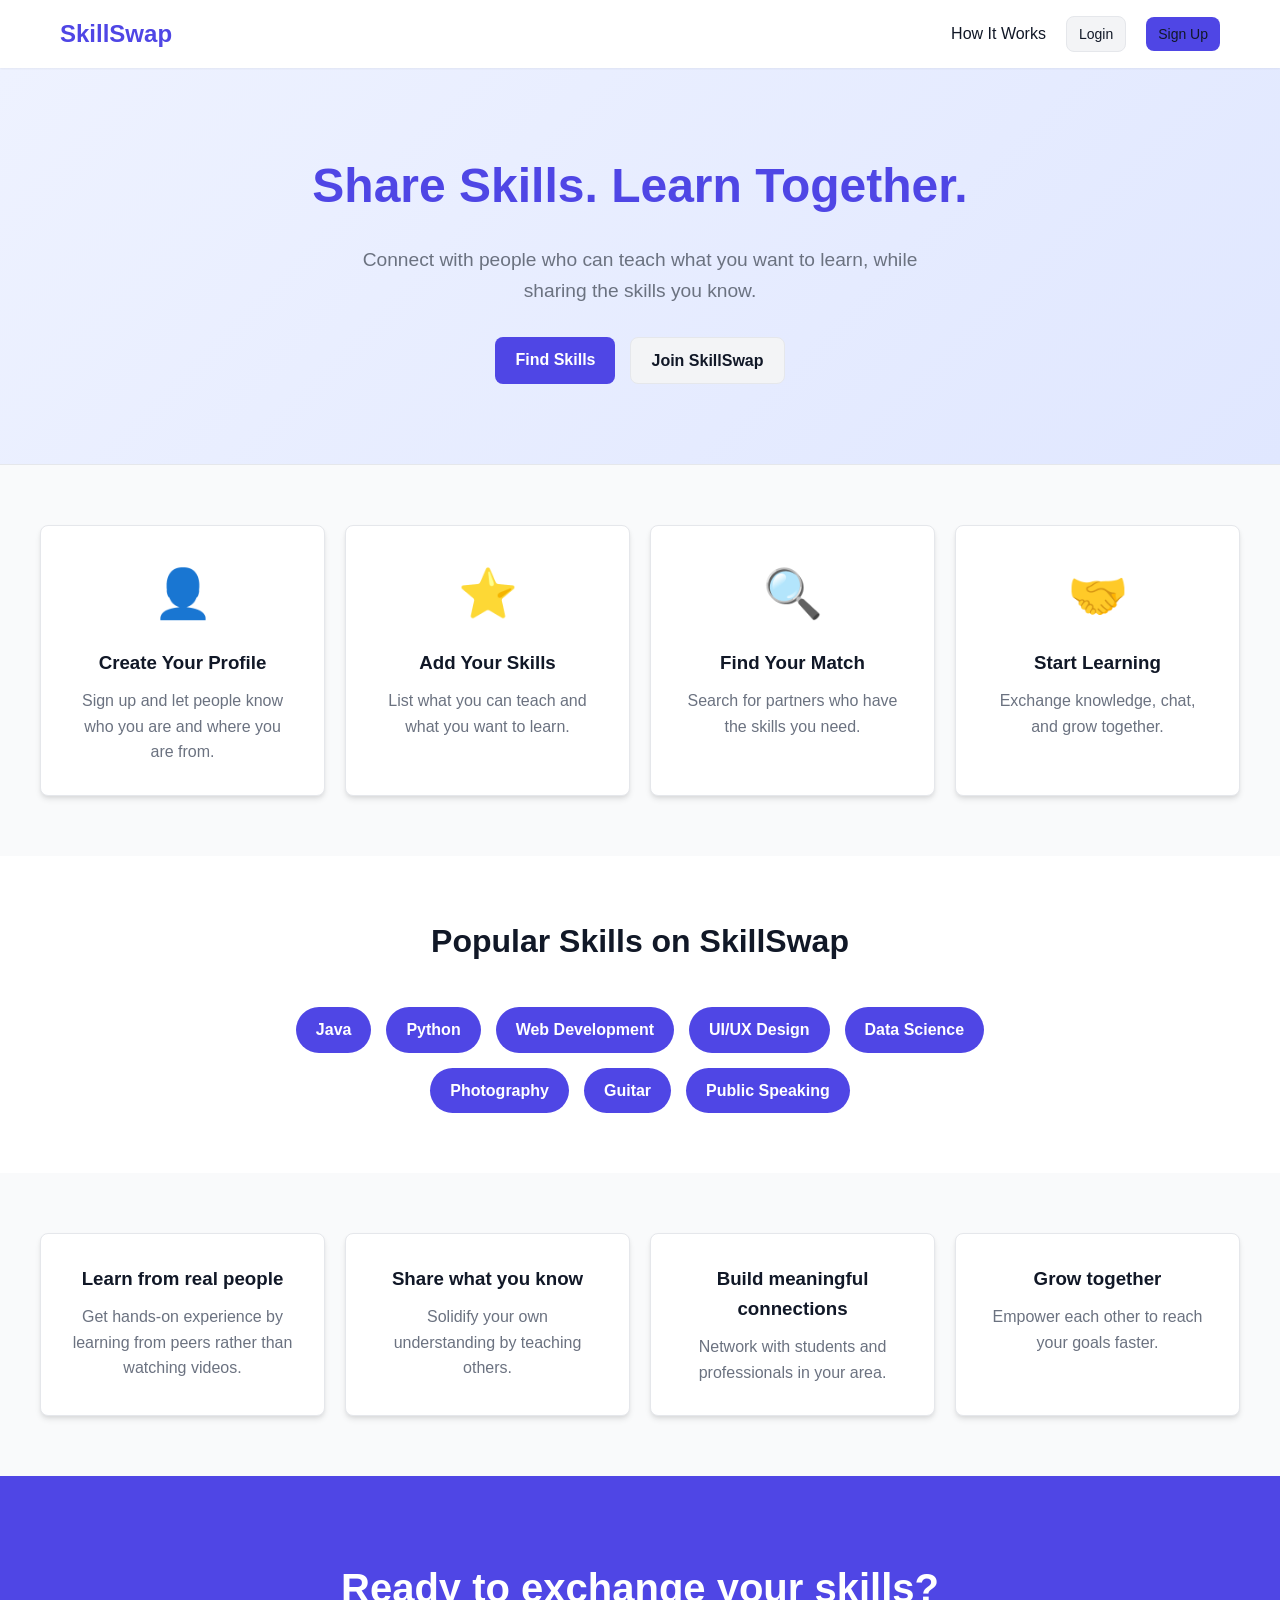
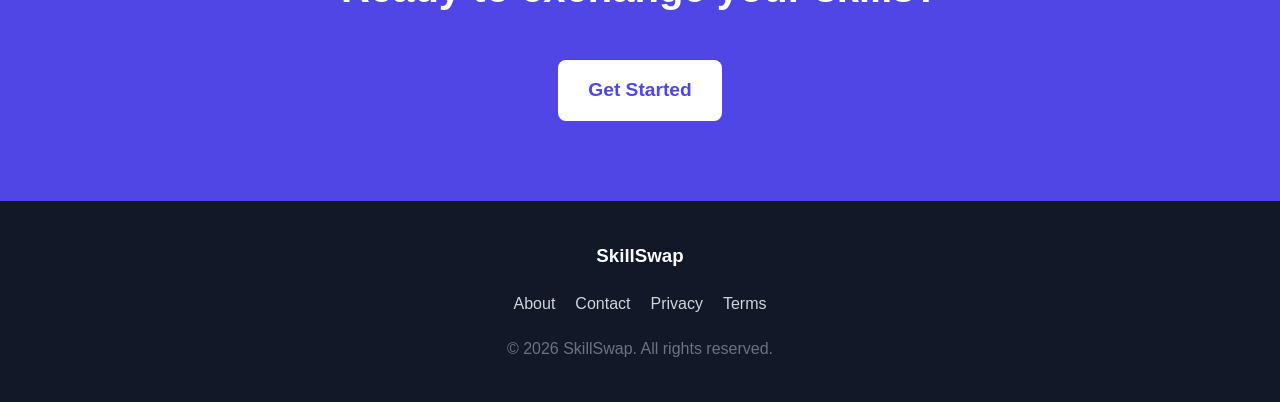
<file: SkillSwap/index.html>
<!DOCTYPE html>
<html lang="en">
<head>
    <meta charset="UTF-8">
    <meta name="viewport" content="width=device-width, initial-scale=1.0">
    <title>SkillSwap - Share Skills. Learn Together.</title>
    <link rel="stylesheet" href="css/style.css">
    <style>
        /* Landing Page Specific Styles */
        .hero {
            text-align: center;
            padding: 80px 20px;
            background: linear-gradient(135deg, #EEF2FF 0%, #E0E7FF 100%);
            border-bottom: 1px solid var(--border-color);
        }
        .hero h1 {
            font-size: 3rem;
            color: var(--primary-color);
            margin-bottom: 20px;
        }
        .hero p {
            font-size: 1.2rem;
            color: var(--text-muted);
            max-width: 600px;
            margin: 0 auto 30px;
        }
        .hero-buttons {
            display: flex;
            justify-content: center;
            gap: 15px;
        }
        
        .section-title {
            text-align: center;
            margin-bottom: 40px;
            font-size: 2rem;
        }

        .features-grid {
            display: grid;
            grid-template-columns: repeat(auto-fit, minmax(250px, 1fr));
            gap: 20px;
            padding: 60px 0;
        }
        .feature-card {
            text-align: center;
            padding: 30px;
        }
        .feature-icon {
            font-size: 3rem;
            margin-bottom: 15px;
        }
        
        .popular-skills {
            padding: 60px 0;
            background-color: white;
        }
        .skills-container {
            display: flex;
            flex-wrap: wrap;
            justify-content: center;
            gap: 15px;
            max-width: 800px;
            margin: 0 auto;
        }
        .skill-badge {
            background-color: var(--primary-color);
            color: white;
            padding: 10px 20px;
            border-radius: 30px;
            font-weight: 600;
        }
        
        .cta-section {
            text-align: center;
            padding: 80px 20px;
            background-color: var(--primary-color);
            color: white;
        }
        .cta-section h2 {
            font-size: 2.5rem;
            margin-bottom: 20px;
        }
        .cta-btn {
            background-color: white;
            color: var(--primary-color);
            font-size: 1.2rem;
            padding: 15px 30px;
        }
        .cta-btn:hover {
            background-color: var(--secondary-color);
            color: var(--primary-hover);
        }

        footer {
            background-color: var(--text-main);
            color: white;
            padding: 40px 20px;
            text-align: center;
        }
        .footer-links {
            display: flex;
            justify-content: center;
            gap: 20px;
            margin: 20px 0;
            flex-wrap: wrap;
        }
        .footer-links a {
            color: #D1D5DB;
        }
        .footer-links a:hover {
            color: white;
        }
    </style>
</head>
<body>

    <div id="navbar-container"></div>

    <main>
        <!-- Hero Section -->
        <section class="hero">
            <div class="container">
                <h1>Share Skills. Learn Together.</h1>
                <p>Connect with people who can teach what you want to learn, while sharing the skills you know.</p>
                <div class="hero-buttons">
                    <a href="browse.html" class="btn btn-primary btn-lg">Find Skills</a>
                    <a href="register.html" class="btn btn-secondary btn-lg">Join SkillSwap</a>
                </div>
            </div>
        </section>

        <!-- How It Works -->
        <section id="how-it-works" class="container features-grid">
            <div class="card feature-card">
                <div class="feature-icon">👤</div>
                <h3>Create Your Profile</h3>
                <p class="text-muted mt-1">Sign up and let people know who you are and where you are from.</p>
            </div>
            <div class="card feature-card">
                <div class="feature-icon">⭐</div>
                <h3>Add Your Skills</h3>
                <p class="text-muted mt-1">List what you can teach and what you want to learn.</p>
            </div>
            <div class="card feature-card">
                <div class="feature-icon">🔍</div>
                <h3>Find Your Match</h3>
                <p class="text-muted mt-1">Search for partners who have the skills you need.</p>
            </div>
            <div class="card feature-card">
                <div class="feature-icon">🤝</div>
                <h3>Start Learning</h3>
                <p class="text-muted mt-1">Exchange knowledge, chat, and grow together.</p>
            </div>
        </section>

        <!-- Popular Skills -->
        <section class="popular-skills">
            <div class="container">
                <h2 class="section-title">Popular Skills on SkillSwap</h2>
                <div class="skills-container">
                    <span class="skill-badge">Java</span>
                    <span class="skill-badge">Python</span>
                    <span class="skill-badge">Web Development</span>
                    <span class="skill-badge">UI/UX Design</span>
                    <span class="skill-badge">Data Science</span>
                    <span class="skill-badge">Photography</span>
                    <span class="skill-badge">Guitar</span>
                    <span class="skill-badge">Public Speaking</span>
                </div>
            </div>
        </section>

        <!-- Why SkillSwap -->
        <section class="container features-grid">
            <div class="card feature-card">
                <h3>Learn from real people</h3>
                <p class="text-muted mt-1">Get hands-on experience by learning from peers rather than watching videos.</p>
            </div>
            <div class="card feature-card">
                <h3>Share what you know</h3>
                <p class="text-muted mt-1">Solidify your own understanding by teaching others.</p>
            </div>
            <div class="card feature-card">
                <h3>Build meaningful connections</h3>
                <p class="text-muted mt-1">Network with students and professionals in your area.</p>
            </div>
            <div class="card feature-card">
                <h3>Grow together</h3>
                <p class="text-muted mt-1">Empower each other to reach your goals faster.</p>
            </div>
        </section>

        <!-- CTA Section -->
        <section class="cta-section">
            <div class="container">
                <h2>Ready to exchange your skills?</h2>
                <a href="register.html" class="btn cta-btn mt-2">Get Started</a>
            </div>
        </section>
    </main>

    <footer>
        <div class="container">
            <h3>SkillSwap</h3>
            <div class="footer-links">
                <a href="#">About</a>
                <a href="#">Contact</a>
                <a href="#">Privacy</a>
                <a href="#">Terms</a>
            </div>
            <p class="text-muted">&copy; 2026 SkillSwap. All rights reserved.</p>
        </div>
    </footer>

    <script src="js/data.js"></script>
    <script src="js/common.js"></script>
    <script>
        // Redirect if already logged in
        document.addEventListener('DOMContentLoaded', () => {
            if (getCurrentUser()) {
                window.location.href = 'browse.html';
            }
        });
    </script>
</body>
</html>
</file>
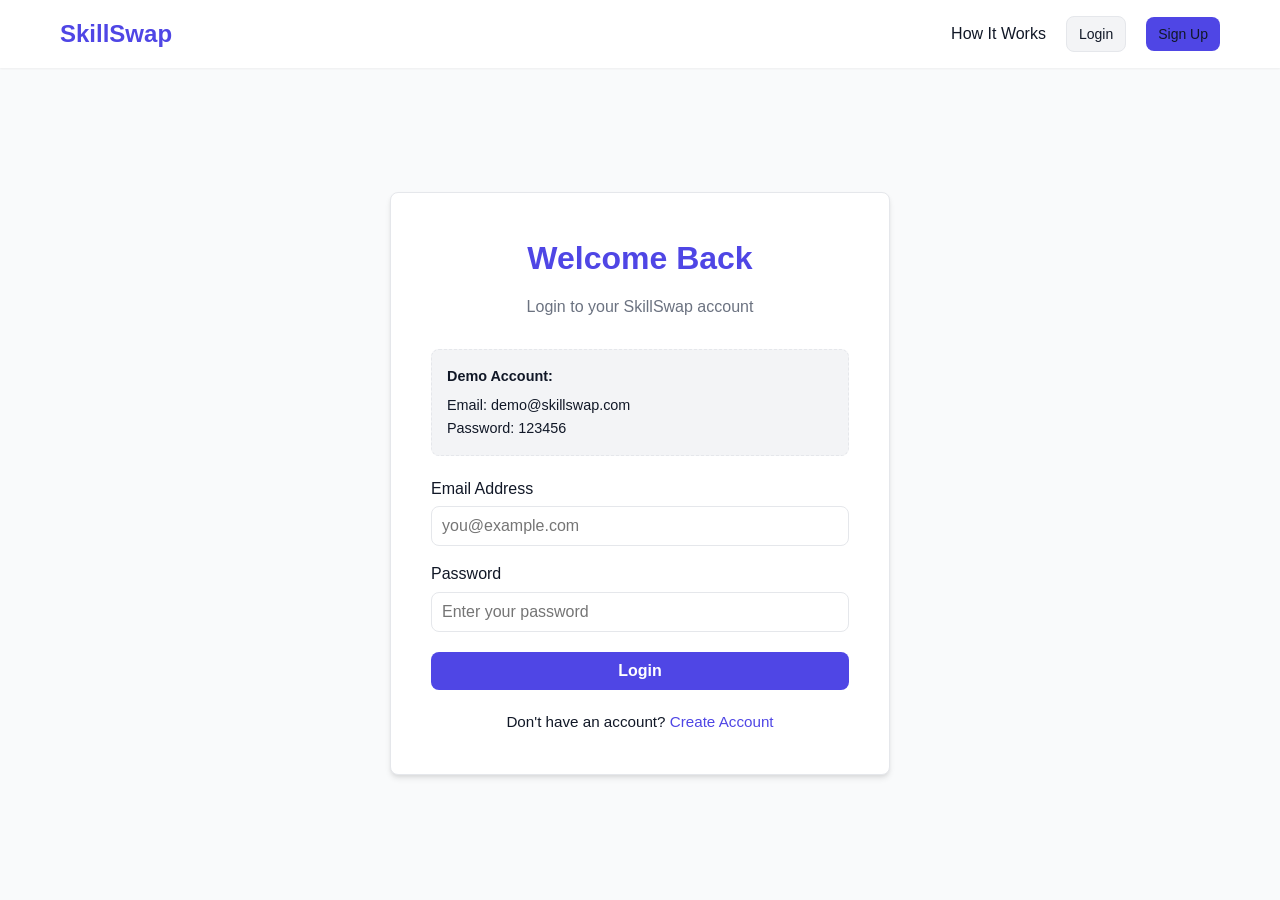
<file: SkillSwap/browse.html>
<!DOCTYPE html>
<html lang="en">
<head>
    <meta charset="UTF-8">
    <meta name="viewport" content="width=device-width, initial-scale=1.0">
    <title>Browse Skills - SkillSwap</title>
    <link rel="stylesheet" href="css/style.css">
    <link rel="stylesheet" href="css/browse.css">
</head>
<body>

    <div id="navbar-container"></div>

    <main class="container browse-container">
        <div class="browse-header">
            <h1>Welcome back, <span id="welcome-name"></span>!</h1>
            <p class="text-muted">Find your perfect skill match today.</p>
        </div>

        <div class="dashboard-stats mb-3" style="display: grid; grid-template-columns: repeat(auto-fit, minmax(200px, 1fr)); gap: 15px;">
            <div class="card text-center">
                <h3 style="font-size: 2rem; color: var(--primary-color);" id="stat-offered">0</h3>
                <p class="text-muted">Skills Offered</p>
            </div>
            <div class="card text-center">
                <h3 style="font-size: 2rem; color: var(--warning-color);" id="stat-wanted">0</h3>
                <p class="text-muted">Skills Wanted</p>
            </div>
            <div class="card text-center">
                <h3 style="font-size: 2rem; color: var(--danger-color);" id="stat-pending">0</h3>
                <p class="text-muted">Pending Requests</p>
            </div>
            <div class="card text-center">
                <h3 style="font-size: 2rem; color: var(--success-color);" id="stat-connections">0</h3>
                <p class="text-muted">Connections</p>
            </div>
        </div>

        <section class="search-section">
            <div class="search-box">
                <span class="search-icon">🔍</span>
                <input type="text" id="search-input" class="form-control" placeholder="Search for skills, people, or locations...">
            </div>
            
            <div class="filter-box">
                <select id="category-filter" class="form-control" style="width: auto;">
                    <option value="">All Categories</option>
                    <option value="programming">Programming</option>
                    <option value="design">Design</option>
                    <option value="business">Business</option>
                    <option value="music">Music</option>
                    <option value="languages">Languages</option>
                    <option value="photography">Photography</option>
                </select>

                <select id="rating-filter" class="form-control" style="width: auto;">
                    <option value="0">Any Rating</option>
                    <option value="4.5">4.5+ Stars</option>
                    <option value="4.0">4.0+ Stars</option>
                    <option value="3.5">3.5+ Stars</option>
                </select>
            </div>
        </section>

        <section>
            <h2 class="mb-2">Recommended Skill Matches</h2>
            <div id="users-grid" class="users-grid">
                <!-- Users will be loaded here via JS -->
            </div>
        </section>
    </main>

    <!-- Request Exchange Modal -->
    <div id="request-modal" class="modal-overlay">
        <div class="modal">
            <div class="modal-header">
                <h2>Request Skill Exchange</h2>
                <button class="close-modal">&times;</button>
            </div>
            <div class="modal-body">
                <p>You are sending a request to <strong><span id="modal-user-name"></span></strong>.</p>
                <div class="mt-1 mb-2">
                    <p class="text-muted" style="font-size: 0.9rem;">They can teach: <span id="modal-teach-skills" style="color: var(--primary-color); font-weight: 500;"></span></p>
                    <p class="text-muted" style="font-size: 0.9rem;">They want to learn: <span id="modal-learn-skills" style="color: var(--warning-color); font-weight: 500;"></span></p>
                </div>
                
                <form id="exchange-form">
                    <div class="form-group">
                        <label for="request-message">Your Message</label>
                        <textarea id="request-message" class="form-control" rows="4" required placeholder="Hi! I can teach you Java and I'd love to learn Python from you."></textarea>
                    </div>
                    <div class="d-flex justify-between gap-1 mt-2">
                        <button type="button" id="cancel-request" class="btn btn-secondary" style="flex:1;">Cancel</button>
                        <button type="submit" class="btn btn-primary" style="flex:1;">Send Request</button>
                    </div>
                </form>
            </div>
        </div>
    </div>

    
    <script src="js/common.js"></script>
    <script src="js/browse.js"></script>
</body>
</html>
</file>
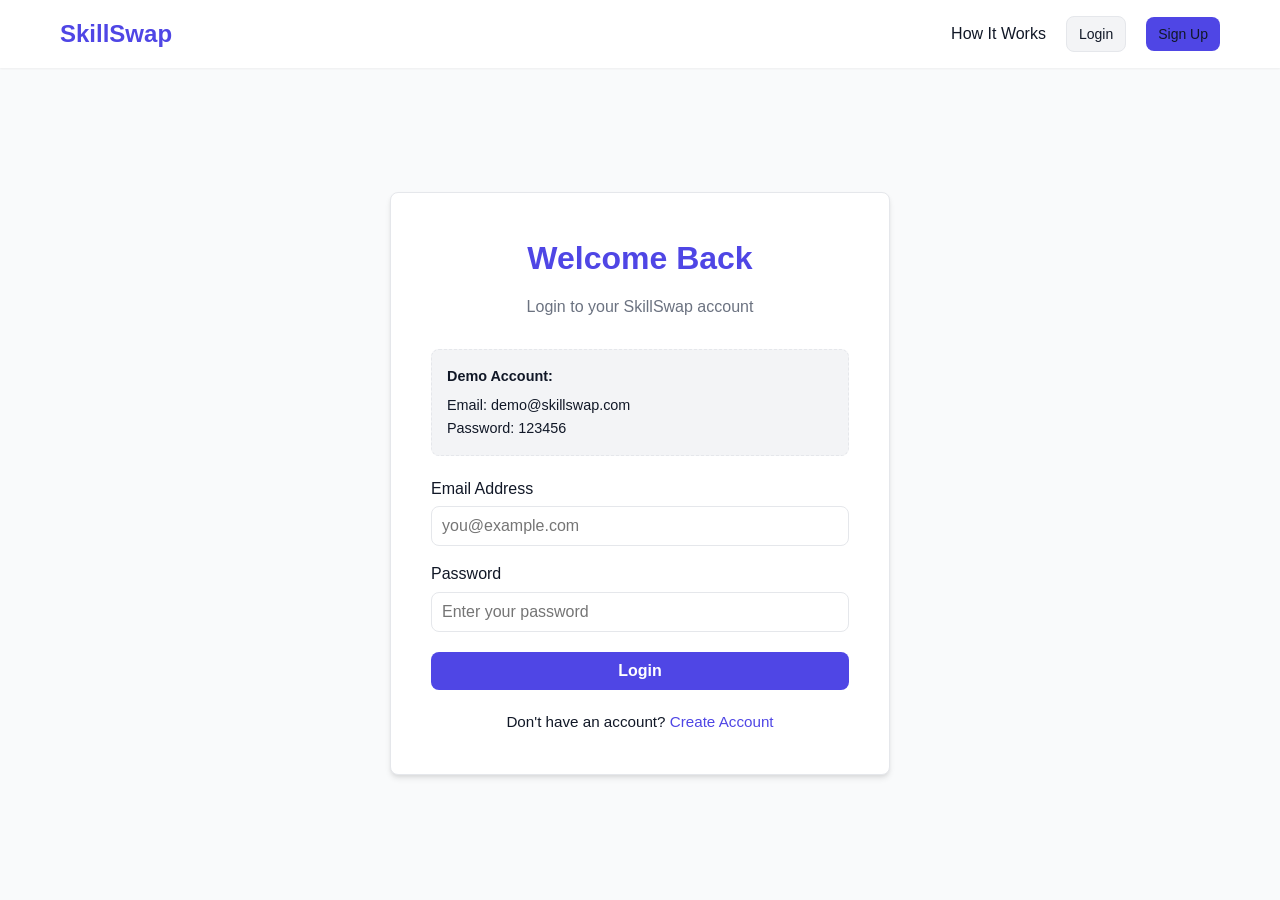
<file: SkillSwap/chat.html>
<!DOCTYPE html>
<html lang="en">
<head>
    <meta charset="UTF-8">
    <meta name="viewport" content="width=device-width, initial-scale=1.0">
    <title>Chat - SkillSwap</title>
    <link rel="stylesheet" href="css/style.css">
    <link rel="stylesheet" href="css/chat.css">
</head>
<body>

    <div id="navbar-container"></div>

    <main class="chat-container">
        <aside class="chat-sidebar">
            <div class="sidebar-header">
                <h2>Conversations</h2>
            </div>
            <div class="contacts-list" id="contacts-list">
                <!-- Contacts loaded here -->
            </div>
        </aside>
        
        <section class="chat-area" id="chat-area">
            <!-- Chat area loaded here -->
        </section>
    </main>

    
    <script src="js/common.js"></script>
    <script src="js/chat.js"></script>
</body>
</html>
</file>
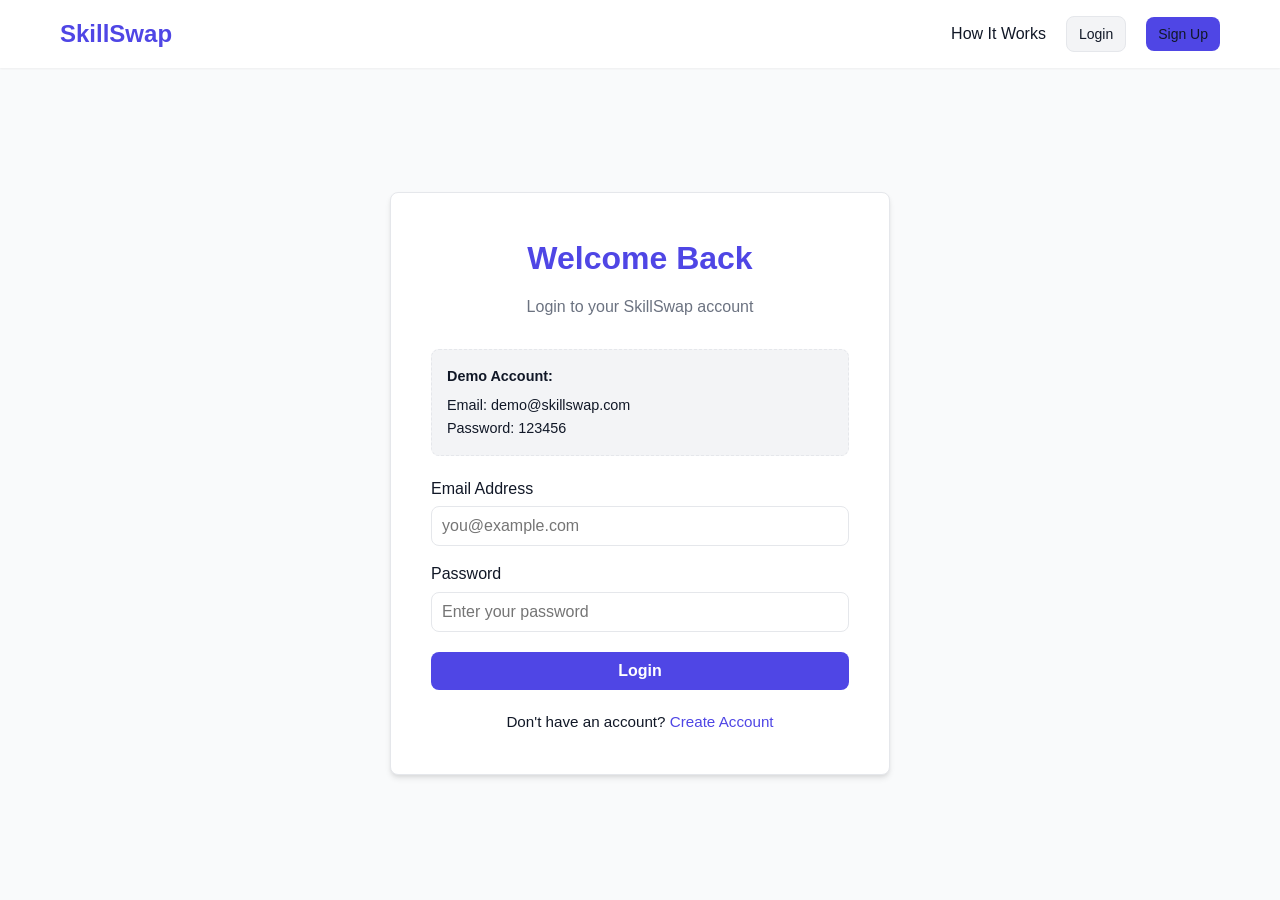
<file: SkillSwap/login.html>
<!DOCTYPE html>
<html lang="en">
<head>
    <meta charset="UTF-8">
    <meta name="viewport" content="width=device-width, initial-scale=1.0">
    <title>Login - SkillSwap</title>
    <link rel="stylesheet" href="css/style.css">
    <link rel="stylesheet" href="css/auth.css">
</head>
<body>

    <div id="navbar-container"></div>

    <div class="auth-page">
        <div class="card auth-card">
            <div class="auth-header">
                <h1>Welcome Back</h1>
                <p>Login to your SkillSwap account</p>
            </div>

            <div class="demo-box">
                <strong>Demo Account:</strong>
                Email: demo@skillswap.com<br>
                Password: 123456
            </div>

            <form id="login-form">
                <div class="form-group">
                    <label for="email">Email Address</label>
                    <input type="email" id="email" class="form-control" required placeholder="you@example.com">
                    <div id="email-error" class="error-message"></div>
                </div>

                <div class="form-group">
                    <label for="password">Password</label>
                    <input type="password" id="password" class="form-control" required placeholder="Enter your password">
                    <div id="password-error" class="error-message"></div>
                </div>

                <button type="submit" class="btn btn-primary btn-block mt-2">Login</button>
            </form>

            <div class="auth-footer">
                <p>Don't have an account? <a href="register.html">Create Account</a></p>
            </div>
        </div>
    </div>

    <script src="js/data.js"></script>
    <script src="js/common.js"></script>
    <script>
        document.addEventListener('DOMContentLoaded', () => {
            redirectIfAuthenticated();

            const loginForm = document.getElementById('login-form');
            
            loginForm.addEventListener('submit', (e) => {
                e.preventDefault();
                
                const email = document.getElementById('email').value.trim();
                const password = document.getElementById('password').value;
                const emailError = document.getElementById('email-error');
                const passwordError = document.getElementById('password-error');
                
                emailError.classList.remove('active');
                passwordError.classList.remove('active');
                
                if (!email) {
                    emailError.innerText = "Email is required";
                    emailError.classList.add('active');
                    return;
                }
                
                if (!password) {
                    passwordError.innerText = "Password is required";
                    passwordError.classList.add('active');
                    return;
                }
                
                const users = getUsers();
                const user = users.find(u => u.email === email && u.password === password);
                
                if (user) {
                    setCurrentUser(user);
                    showToast('Login successful!');
                    setTimeout(() => {
                        window.location.href = 'browse.html';
                    }, 1000);
                } else {
                    showToast('Invalid email or password', 'error');
                    emailError.innerText = "Invalid credentials";
                    emailError.classList.add('active');
                }
            });
        });
    </script>
</body>
</html>
</file>
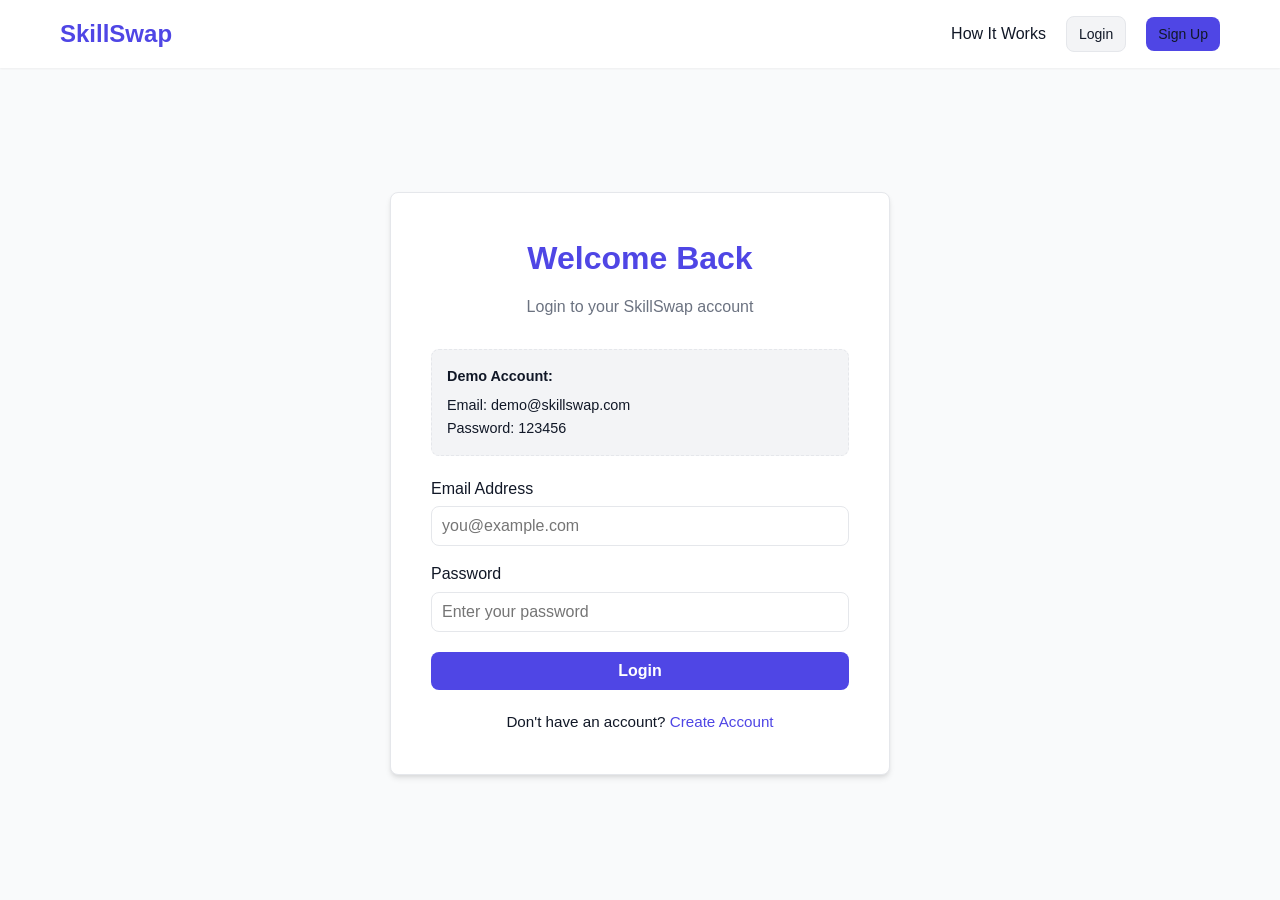
<file: SkillSwap/nearby.html>
<!DOCTYPE html>
<html lang="en">
<head>
    <meta charset="UTF-8">
    <meta name="viewport" content="width=device-width, initial-scale=1.0">
    <title>Nearby Partners - SkillSwap</title>
    <link rel="stylesheet" href="css/style.css">
    <link rel="stylesheet" href="css/nearby.css">
    <link rel="stylesheet" href="css/browse.css"> <!-- Reusing some card styles -->
</head>
<body>

    <div id="navbar-container"></div>

    <main class="nearby-container">
        <div class="nearby-header">
            <h1>Find Skill Partners Nearby</h1>
            <p class="text-muted">Connect with people in your local area for in-person skill exchanges.</p>
        </div>

        <div class="map-simulation" id="map-simulation">
            <!-- Map markers injected via JS -->
        </div>

        <div class="nearby-list-header">
            <h2>Skill Partners Near You</h2>
            <select class="form-control" style="width: 200px;">
                <option value="15">Within 15 km</option>
                <option value="10">Within 10 km</option>
                <option value="5">Within 5 km</option>
            </select>
        </div>

        <div class="nearby-grid" id="nearby-grid">
            <!-- Nearby users injected via JS -->
        </div>
    </main>

    <script src="js/data.js"></script>
    <script src="js/common.js"></script>
    <script src="js/nearby.js"></script>
</body>
</html>
</file>
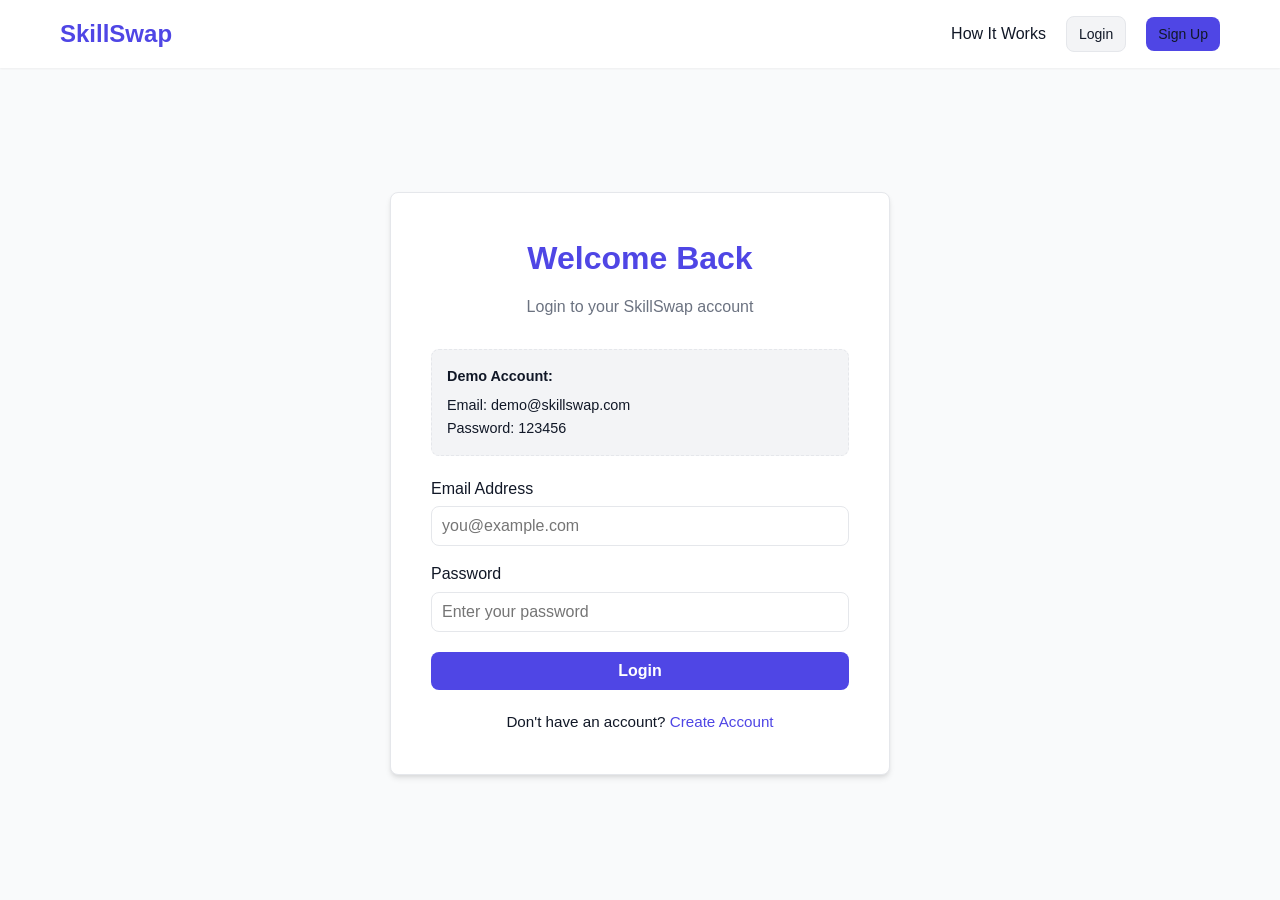
<file: SkillSwap/profile.html>
<!DOCTYPE html>
<html lang="en">
<head>
    <meta charset="UTF-8">
    <meta name="viewport" content="width=device-width, initial-scale=1.0">
    <title>Profile - SkillSwap</title>
    <link rel="stylesheet" href="css/style.css">
    <link rel="stylesheet" href="css/profile.css">
</head>
<body>

    <div id="navbar-container"></div>

    <main class="container profile-container">
        
        <div class="profile-header">
            <div class="profile-top">
                <div class="profile-avatar-wrapper">
                    <div class="profile-avatar" id="profile-avatar">U</div>
                </div>
                <div class="profile-info">
                    <h1 id="profile-name">User Name</h1>
                    <div class="profile-meta">
                        <span id="profile-location">📍 Location</span>
                        <span id="profile-college">🎓 College</span>
                        <span id="profile-availability">⏰ Any time</span>
                        <span id="profile-joined">📅 Member</span>
                    </div>
                    <div class="profile-stats">
                        <div class="stat-box">
                            <div class="stat-num" id="stat-rating">0.0/5.0</div>
                            <div class="stat-label">Rating</div>
                        </div>
                        <div class="stat-box">
                            <div class="stat-num" id="stat-reviews">0</div>
                            <div class="stat-label">Reviews</div>
                        </div>
                    </div>
                    <div class="profile-actions" id="profile-actions">
                        <!-- Buttons injected via JS -->
                    </div>
                </div>
            </div>
        </div>

        <div class="profile-grid">
            <div class="main-column">
                <div class="profile-section">
                    <h2>About Me</h2>
                    <p id="profile-bio">Bio goes here...</p>
                </div>

                <div class="profile-section">
                    <h2>Skills I Can Teach</h2>
                    <div class="skills-wrapper" id="skills-teach">
                        <!-- Tags injected via JS -->
                    </div>
                </div>

                <div class="profile-section">
                    <h2>Skills I Want to Learn</h2>
                    <div class="skills-wrapper" id="skills-learn">
                        <!-- Tags injected via JS -->
                    </div>
                </div>
            </div>

            <div class="sidebar-column">
                <div class="profile-section">
                    <h2>Recent Reviews</h2>
                    <div id="profile-reviews">
                        <!-- Reviews injected via JS -->
                    </div>
                </div>
            </div>
        </div>
    </main>

    <!-- Edit Profile Modal -->
    <div id="edit-modal" class="modal-overlay">
        <div class="modal">
            <div class="modal-header">
                <h2>Edit Profile</h2>
                <button class="close-modal">&times;</button>
            </div>
            <div class="modal-body">
                <form id="edit-form">
                    <div class="form-group">
                        <label>Name</label>
                        <input type="text" id="edit-name" class="form-control" required>
                    </div>
                    <div class="form-row" style="display:flex; gap:10px;">
                        <div class="form-group" style="flex:1;">
                            <label>Location</label>
                            <input type="text" id="edit-location" class="form-control" required>
                        </div>
                        <div class="form-group" style="flex:1;">
                            <label>College</label>
                            <input type="text" id="edit-college" class="form-control">
                        </div>
                    </div>
                    <div class="form-group">
                        <label>Bio</label>
                        <textarea id="edit-bio" class="form-control" rows="3" required></textarea>
                    </div>
                    <div class="form-group">
                        <label>Can Teach (comma separated)</label>
                        <input type="text" id="edit-teach" class="form-control" required>
                    </div>
                    <div class="form-group">
                        <label>Want to Learn (comma separated)</label>
                        <input type="text" id="edit-learn" class="form-control" required>
                    </div>
                    <div class="form-group">
                        <label>Availability (e.g., Weekends, Evenings)</label>
                        <input type="text" id="edit-availability" class="form-control" placeholder="Weekends, Mon-Wed Evenings...">
                    </div>
                    
                    <div class="d-flex justify-between gap-1 mt-2">
                        <button type="button" class="btn btn-secondary cancel-btn" style="flex:1;">Cancel</button>
                        <button type="submit" class="btn btn-primary" style="flex:1;">Save Changes</button>
                    </div>
                </form>
            </div>
        </div>
    </div>

    <!-- Request Exchange Modal (Only if not own profile) -->
    <div id="request-modal" class="modal-overlay">
        <div class="modal">
            <div class="modal-header">
                <h2>Request Skill Exchange</h2>
                <button class="close-modal">&times;</button>
            </div>
            <div class="modal-body">
                <p>You are sending a request to <strong><span id="modal-user-name"></span></strong>.</p>
                <div class="mt-1 mb-2">
                    <p class="text-muted" style="font-size: 0.9rem;">They can teach: <span id="modal-teach-skills" style="color: var(--primary-color); font-weight: 500;"></span></p>
                    <p class="text-muted" style="font-size: 0.9rem;">They want to learn: <span id="modal-learn-skills" style="color: var(--warning-color); font-weight: 500;"></span></p>
                </div>
                
                <form id="exchange-form">
                    <div class="form-group">
                        <label for="request-message">Your Message</label>
                        <textarea id="request-message" class="form-control" rows="4" required placeholder="Hi! I'd love to exchange skills."></textarea>
                    </div>
                    <div class="d-flex justify-between gap-1 mt-2">
                        <button type="button" class="btn btn-secondary cancel-btn" style="flex:1;">Cancel</button>
                        <button type="submit" class="btn btn-primary" style="flex:1;">Send Request</button>
                    </div>
                </form>
            </div>
        </div>
    </div>

    <script src="js/data.js"></script>
    <script src="js/common.js"></script>
    <script src="js/profile.js"></script>
</body>
</html>
</file>
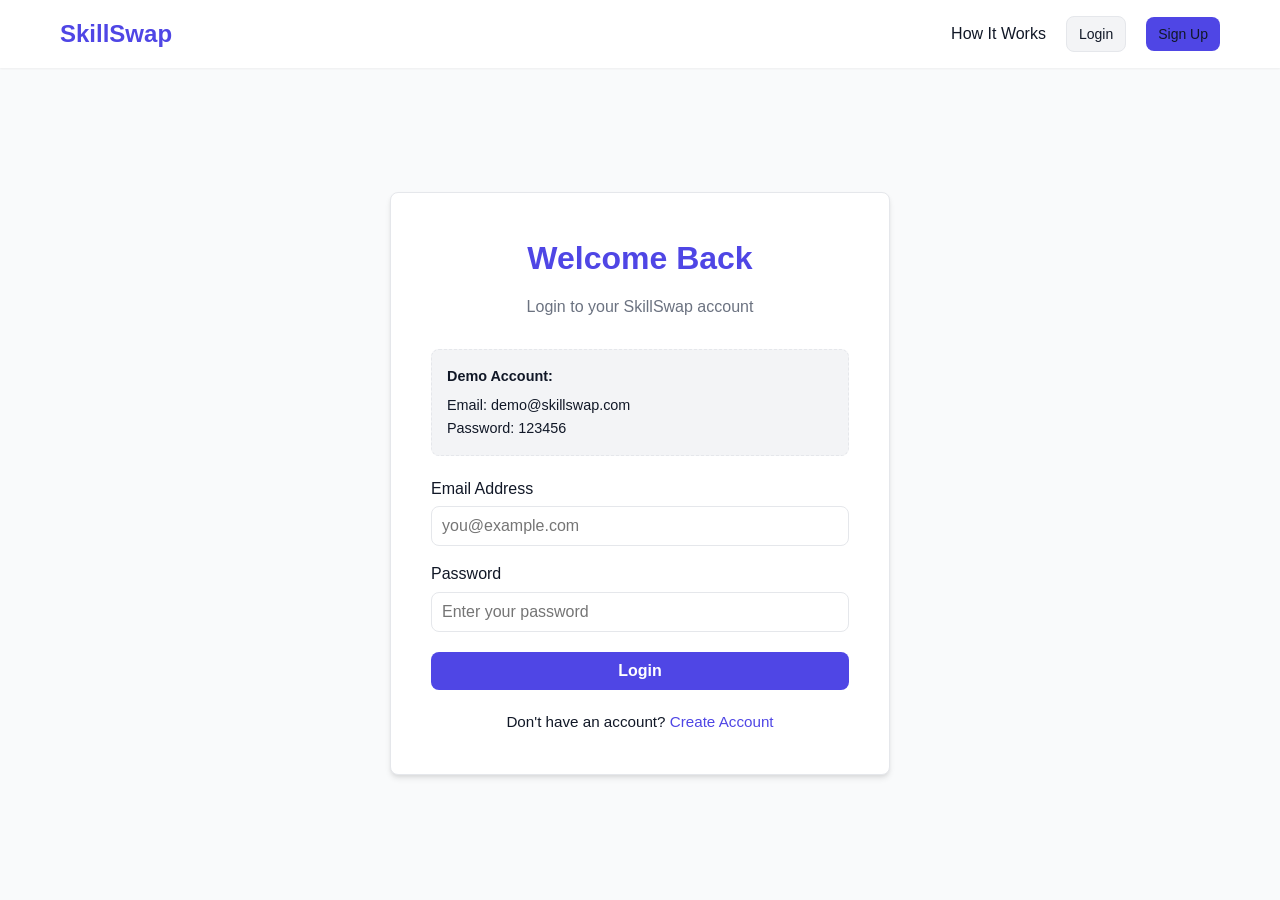
<file: SkillSwap/ratings.html>
<!DOCTYPE html>
<html lang="en">
<head>
    <meta charset="UTF-8">
    <meta name="viewport" content="width=device-width, initial-scale=1.0">
    <title>Leave Review - SkillSwap</title>
    <link rel="stylesheet" href="css/style.css">
    <link rel="stylesheet" href="css/ratings.css">
</head>
<body>

    <div id="navbar-container"></div>

    <main class="ratings-container">
        <div class="rating-card">
            <div class="rating-header">
                <h2>Leave a Review</h2>
                <p class="text-muted">How was your skill exchange experience?</p>
            </div>

            <div class="target-user">
                <div class="avatar" id="target-avatar">U</div>
                <h3 id="target-name">User Name</h3>
            </div>

            <form id="rating-form">
                <div class="stars-container">
                    <input type="radio" name="rating" id="star5" class="star-input" value="5">
                    <label for="star5" class="star-label">★</label>
                    
                    <input type="radio" name="rating" id="star4" class="star-input" value="4">
                    <label for="star4" class="star-label">★</label>
                    
                    <input type="radio" name="rating" id="star3" class="star-input" value="3">
                    <label for="star3" class="star-label">★</label>
                    
                    <input type="radio" name="rating" id="star2" class="star-input" value="2">
                    <label for="star2" class="star-label">★</label>
                    
                    <input type="radio" name="rating" id="star1" class="star-input" value="1">
                    <label for="star1" class="star-label">★</label>
                </div>

                <div class="form-group">
                    <textarea id="review-text" class="form-control review-textarea" rows="5" required placeholder="Write your review here... Be honest and constructive!"></textarea>
                </div>

                <div class="d-flex justify-between gap-1">
                    <button type="button" class="btn btn-secondary" style="flex:1;" onclick="history.back()">Cancel</button>
                    <button type="submit" class="btn btn-primary" style="flex:1;">Submit Review</button>
                </div>
            </form>
        </div>
    </main>

    <script src="js/data.js"></script>
    <script src="js/common.js"></script>
    <script src="js/ratings.js"></script>
</body>
</html>
</file>
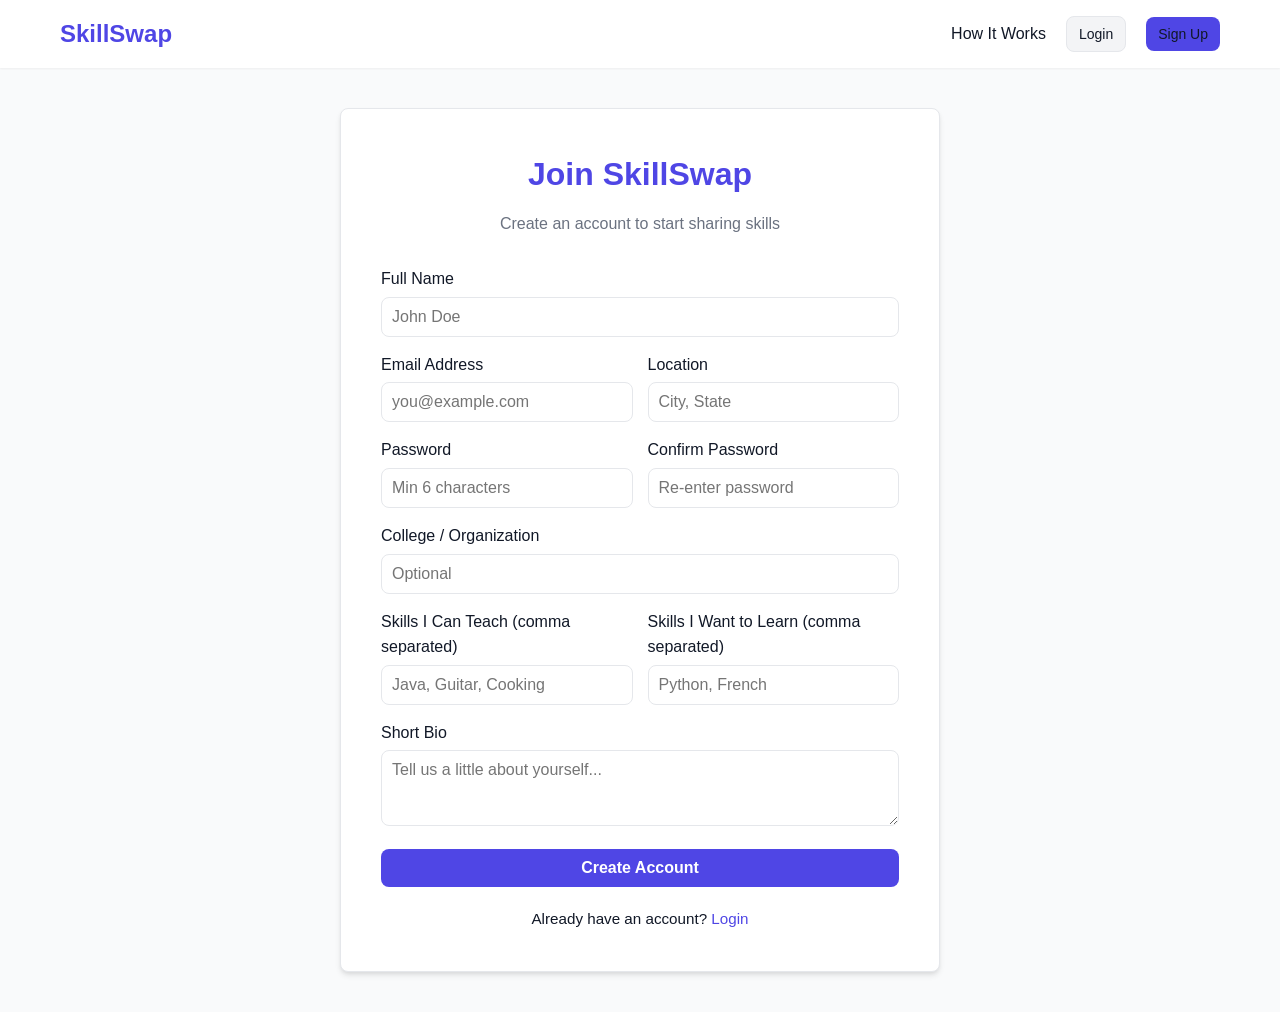
<file: SkillSwap/register.html>
<!DOCTYPE html>
<html lang="en">
<head>
    <meta charset="UTF-8">
    <meta name="viewport" content="width=device-width, initial-scale=1.0">
    <title>Register - SkillSwap</title>
    <link rel="stylesheet" href="css/style.css">
    <link rel="stylesheet" href="css/auth.css">
</head>
<body>

    <div id="navbar-container"></div>

    <div class="auth-page">
        <div class="card auth-card" style="max-width: 600px;">
            <div class="auth-header">
                <h1>Join SkillSwap</h1>
                <p>Create an account to start sharing skills</p>
            </div>

            <form id="register-form">
                <div class="form-group">
                    <label for="name">Full Name</label>
                    <input type="text" id="name" class="form-control" required placeholder="John Doe">
                </div>

                <div class="form-row">
                    <div class="form-group">
                        <label for="email">Email Address</label>
                        <input type="email" id="email" class="form-control" required placeholder="you@example.com">
                    </div>
                    <div class="form-group">
                        <label for="location">Location</label>
                        <input type="text" id="location" class="form-control" required placeholder="City, State">
                    </div>
                </div>

                <div class="form-row">
                    <div class="form-group">
                        <label for="password">Password</label>
                        <input type="password" id="password" class="form-control" required placeholder="Min 6 characters">
                    </div>
                    <div class="form-group">
                        <label for="confirm-password">Confirm Password</label>
                        <input type="password" id="confirm-password" class="form-control" required placeholder="Re-enter password">
                    </div>
                </div>

                <div class="form-group">
                    <label for="college">College / Organization</label>
                    <input type="text" id="college" class="form-control" placeholder="Optional">
                </div>

                <div class="form-row">
                    <div class="form-group">
                        <label for="can-teach">Skills I Can Teach (comma separated)</label>
                        <input type="text" id="can-teach" class="form-control" required placeholder="Java, Guitar, Cooking">
                    </div>
                    <div class="form-group">
                        <label for="wants-learn">Skills I Want to Learn (comma separated)</label>
                        <input type="text" id="wants-learn" class="form-control" required ml placeholder="Python, French">
                    </div>
                </div>

                <div class="form-group">
                    <label for="bio">Short Bio</label>
                    <textarea id="bio" class="form-control" rows="3" required placeholder="Tell us a little about yourself..."></textarea>
                </div>
                
                <div id="form-error" class="error-message" style="margin-bottom: 15px; text-align:center;"></div>

                <button type="submit" class="btn btn-primary btn-block">Create Account</button>
            </form>

            <div class="auth-footer">
                <p>Already have an account? <a href="login.html">Login</a></p>
            </div>
        </div>
    </div>

    <script src="js/data.js"></script>
    <script src="js/common.js"></script>
    <script>
        document.addEventListener('DOMContentLoaded', () => {
            redirectIfAuthenticated();

            const registerForm = document.getElementById('register-form');
            
            registerForm.addEventListener('submit', (e) => {
                e.preventDefault();
                
                const name = document.getElementById('name').value.trim();
                const email = document.getElementById('email').value.trim();
                const location = document.getElementById('location').value.trim();
                const password = document.getElementById('password').value;
                const confirmPassword = document.getElementById('confirm-password').value;
                const college = document.getElementById('college').value.trim();
                const canTeachRaw = document.getElementById('can-teach').value.trim();
                const wantsLearnRaw = document.getElementById('wants-learn').value.trim();
                const bio = document.getElementById('bio').value.trim();
                
                const formError = document.getElementById('form-error');
                formError.classList.remove('active');
                
                if (password.length < 6) {
                    formError.innerText = "Password must be at least 6 characters long.";
                    formError.classList.add('active');
                    return;
                }
                
                if (password !== confirmPassword) {
                    formError.innerText = "Passwords do not match.";
                    formError.classList.add('active');
                    return;
                }
                
                const users = getUsers();
                if (users.find(u => u.email === email)) {
                    formError.innerText = "Email is already registered.";
                    formError.classList.add('active');
                    return;
                }
                
                const canTeach = canTeachRaw.split(',').map(s => s.trim()).filter(s => s);
                const wantsToLearn = wantsLearnRaw.split(',').map(s => s.trim()).filter(s => s);
                
                if (canTeach.length === 0 || wantsToLearn.length === 0) {
                    formError.innerText = "Please list at least one skill for both teaching and learning.";
                    formError.classList.add('active');
                    return;
                }
                
                const newUser = {
                    id: Date.now(), // Generate unique ID
                    name,
                    email,
                    password,
                    location,
                    college,
                    bio,
                    canTeach,
                    wantsToLearn,
                    rating: 0,
                    reviews: []
                };
                
                users.push(newUser);
                saveUsers(users);
                
                setCurrentUser(newUser);
                showToast('Registration successful!');
                setTimeout(() => {
                    window.location.href = 'browse.html';
                }, 1000);
            });
        });
    </script>
</body>
</html>
</file>
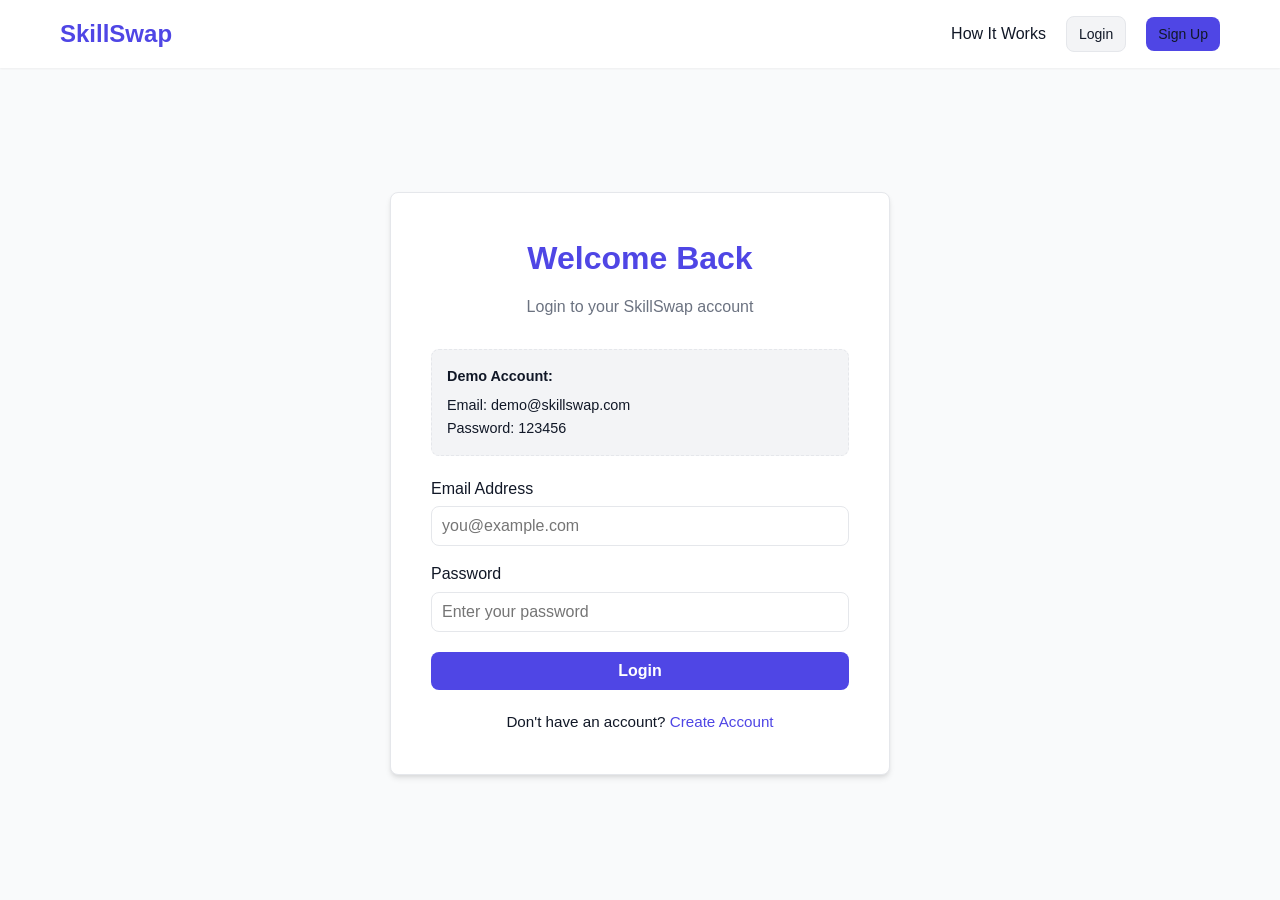
<file: SkillSwap/requests.html>
<!DOCTYPE html>
<html lang="en">
<head>
    <meta charset="UTF-8">
    <meta name="viewport" content="width=device-width, initial-scale=1.0">
    <title>Requests - SkillSwap</title>
    <link rel="stylesheet" href="css/style.css">
    <link rel="stylesheet" href="css/requests.css">
</head>
<body>

    <div id="navbar-container"></div>

    <main class="container requests-container">
        <div class="requests-header">
            <h1>Skill Exchange Requests</h1>
            <p class="text-muted">Manage your skill exchange connections.</p>
        </div>

        <div class="requests-tabs">
            <button class="tab-btn active" id="tab-incoming">Incoming Requests</button>
            <button class="tab-btn" id="tab-sent">Sent Requests</button>
        </div>

        <div id="content-incoming" class="tab-content active">
            <!-- Incoming requests injected here -->
        </div>

        <div id="content-sent" class="tab-content">
            <!-- Sent requests injected here -->
        </div>
    </main>

    <script src="js/data.js"></script>
    <script src="js/common.js"></script>
    <script src="js/requests.js"></script>
</body>
</html>
</file>
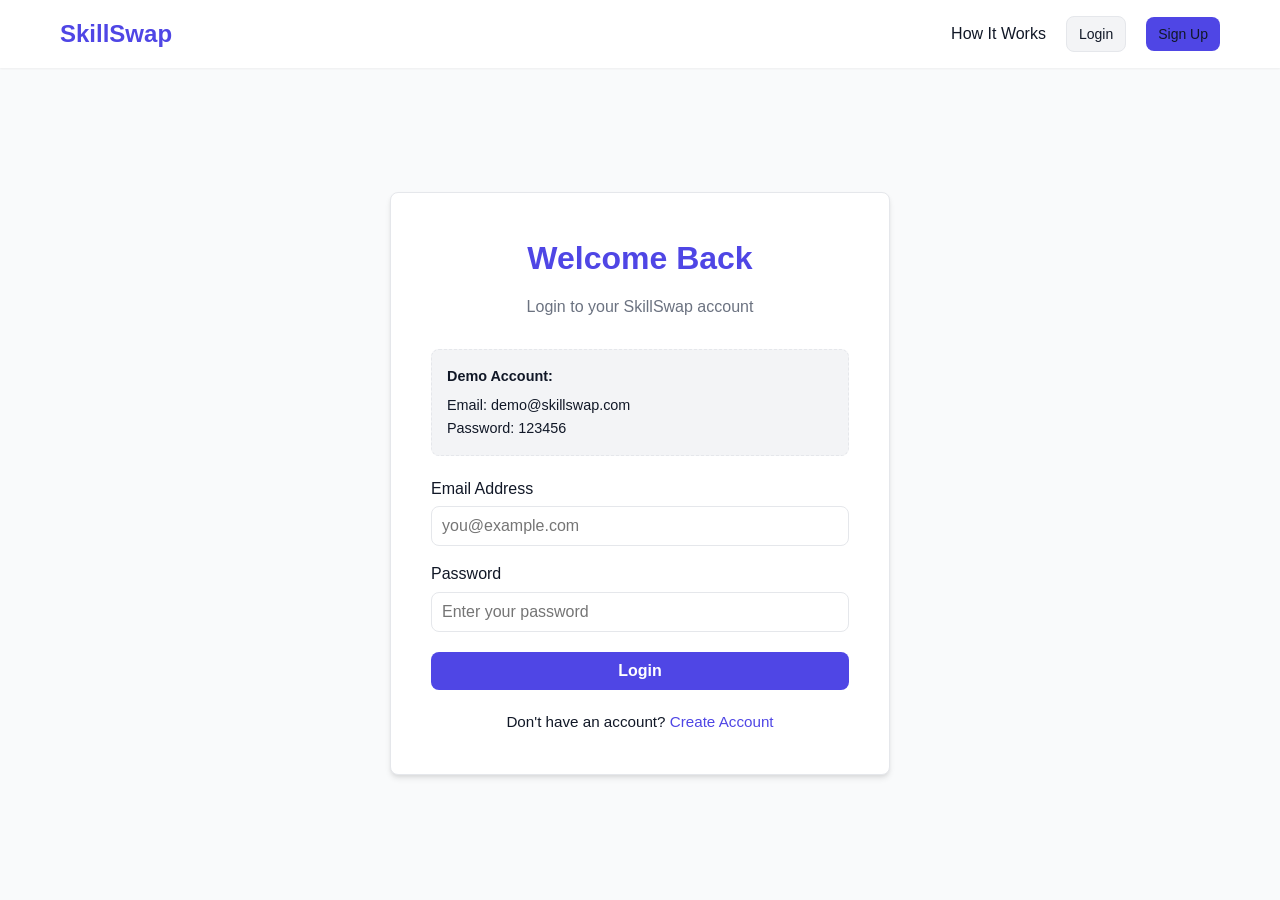
<file: SkillSwap/settings.html>
<!DOCTYPE html>
<html lang="en">
<head>
    <meta charset="UTF-8">
    <meta name="viewport" content="width=device-width, initial-scale=1.0">
    <title>Settings - SkillSwap</title>
    <link rel="stylesheet" href="css/style.css">
</head>
<body>

    <div id="navbar-container"></div>

    <main class="container" style="padding: 40px 20px; max-width: 800px;">
        <h1 class="mb-3" style="color: var(--primary-color);">Account Settings</h1>

        <div class="card mb-3">
            <h2 class="mb-2">Change Password</h2>
            <form id="password-form">
                <div class="form-group">
                    <label>Current Password</label>
                    <input type="password" id="current-password" class="form-control" required>
                </div>
                <div class="form-group">
                    <label>New Password</label>
                    <input type="password" id="new-password" class="form-control" required>
                </div>
                <div class="form-group">
                    <label>Confirm New Password</label>
                    <input type="password" id="confirm-password" class="form-control" required>
                </div>
                <button type="submit" class="btn btn-primary mt-1">Update Password</button>
            </form>
        </div>

        <div class="card mb-3">
            <h2 class="mb-2">Notifications</h2>
            <div class="form-group d-flex align-center gap-1">
                <input type="checkbox" id="notif-email" checked style="width:18px; height:18px;">
                <label for="notif-email" style="margin:0;">Email Notifications</label>
            </div>
            <div class="form-group d-flex align-center gap-1">
                <input type="checkbox" id="notif-browser" checked style="width:18px; height:18px;">
                <label for="notif-browser" style="margin:0;">Browser Notifications</label>
            </div>
            <button class="btn btn-primary mt-1" onclick="showToast('Notification settings saved!')">Save Preferences</button>
        </div>

        <div class="card" style="border-color: var(--danger-color);">
            <h2 class="mb-2" style="color: var(--danger-color);">Danger Zone</h2>
            <p class="mb-2 text-muted">Once you delete your account, there is no going back. Please be certain.</p>
            <button class="btn btn-danger" onclick="deleteAccount()">Delete Account</button>
        </div>
    </main>

    <script src="js/data.js"></script>
    <script src="js/common.js"></script>
    <script src="js/settings.js"></script>
</body>
</html>
</file>
<file: SkillSwap/css/style.css>
/* Global Styles & Variables */
:root {
  --primary-color: #4F46E5; /* Indigo */
  --primary-hover: #4338CA;
  --secondary-color: #F3F4F6;
  --secondary-hover: #E5E7EB;
  --text-main: #111827;
  --text-muted: #6B7280;
  --bg-color: #F9FAFB;
  --card-bg: #FFFFFF;
  --border-color: #E5E7EB;
  --success-color: #10B981;
  --danger-color: #EF4444;
  --warning-color: #F59E0B;
  --border-radius: 8px;
  --shadow-sm: 0 1px 2px 0 rgba(0, 0, 0, 0.05);
  --shadow-md: 0 4px 6px -1px rgba(0, 0, 0, 0.1), 0 2px 4px -1px rgba(0, 0, 0, 0.06);
  --shadow-lg: 0 10px 15px -3px rgba(0, 0, 0, 0.1), 0 4px 6px -2px rgba(0, 0, 0, 0.05);
  --font-family: 'Segoe UI', Roboto, Helvetica, Arial, sans-serif;
}

* {
  box-sizing: border-box;
  margin: 0;
  padding: 0;
}

body {
  font-family: var(--font-family);
  background-color: var(--bg-color);
  color: var(--text-main);
  line-height: 1.6;
}

a {
  text-decoration: none;
  color: var(--primary-color);
  transition: color 0.3s;
}

a:hover {
  color: var(--primary-hover);
}

/* Layout */
.container {
  max-width: 1200px;
  margin: 0 auto;
  padding: 0 20px;
}

/* Buttons */
.btn {
  display: inline-block;
  padding: 10px 20px;
  border-radius: var(--border-radius);
  border: none;
  font-weight: 600;
  cursor: pointer;
  text-align: center;
  transition: all 0.2s ease;
  font-size: 1rem;
}

.btn-primary {
  background-color: var(--primary-color);
  color: white;
}

.btn-primary:hover {
  background-color: var(--primary-hover);
  color: white;
}

.btn-secondary {
  background-color: var(--secondary-color);
  color: var(--text-main);
  border: 1px solid var(--border-color);
}

.btn-secondary:hover {
  background-color: var(--secondary-hover);
}

.btn-danger {
  background-color: var(--danger-color);
  color: white;
}
.btn-success {
  background-color: var(--success-color);
  color: white;
}

.btn-sm {
  padding: 6px 12px;
  font-size: 0.875rem;
}

.btn-block {
  display: block;
  width: 100%;
}

/* Navbar */
#navbar-container {
  background-color: var(--card-bg);
  box-shadow: var(--shadow-sm);
  position: sticky;
  top: 0;
  z-index: 100;
}

.navbar {
  max-width: 1200px;
  margin: 0 auto;
  padding: 15px 20px;
  display: flex;
  justify-content: space-between;
  align-items: center;
}

.nav-logo {
  font-size: 1.5rem;
  font-weight: 700;
  color: var(--primary-color);
}

.nav-links {
  list-style: none;
  display: flex;
  align-items: center;
  gap: 20px;
}

.nav-links li a {
  color: var(--text-main);
  font-weight: 500;
}

.nav-links li a:hover {
  color: var(--primary-color);
}

.nav-toggle {
  display: none;
  background: none;
  border: none;
  font-size: 1.5rem;
  cursor: pointer;
  color: var(--text-main);
}

/* Forms */
.form-group {
  margin-bottom: 15px;
}

.form-group label {
  display: block;
  margin-bottom: 5px;
  font-weight: 500;
}

.form-control {
  width: 100%;
  padding: 10px;
  border: 1px solid var(--border-color);
  border-radius: var(--border-radius);
  font-family: var(--font-family);
  font-size: 1rem;
}

.form-control:focus {
  outline: none;
  border-color: var(--primary-color);
  box-shadow: 0 0 0 3px rgba(79, 70, 229, 0.1);
}

/* Cards */
.card {
  background-color: var(--card-bg);
  border-radius: var(--border-radius);
  box-shadow: var(--shadow-md);
  padding: 20px;
  border: 1px solid var(--border-color);
}

/* Avatars */
.avatar {
  width: 50px;
  height: 50px;
  border-radius: 50%;
  background-color: var(--primary-color);
  color: white;
  display: flex;
  align-items: center;
  justify-content: center;
  font-weight: bold;
  font-size: 1.2rem;
}

.avatar-lg {
  width: 100px;
  height: 100px;
  font-size: 2.5rem;
}

/* Tags */
.skill-tag {
  display: inline-block;
  background-color: #EEF2FF;
  color: var(--primary-color);
  padding: 4px 10px;
  border-radius: 16px;
  font-size: 0.85rem;
  font-weight: 500;
  margin-right: 5px;
  margin-bottom: 5px;
}

.skill-tag.want {
  background-color: #FFFBEB;
  color: var(--warning-color);
}

/* Modals */
.modal-overlay {
  display: none;
  position: fixed;
  top: 0;
  left: 0;
  right: 0;
  bottom: 0;
  background-color: rgba(0, 0, 0, 0.5);
  z-index: 1000;
  align-items: center;
  justify-content: center;
}

.modal-overlay.active {
  display: flex;
}

.modal {
  background-color: var(--card-bg);
  border-radius: var(--border-radius);
  padding: 25px;
  width: 100%;
  max-width: 500px;
  max-height: 90vh;
  overflow-y: auto;
  box-shadow: var(--shadow-lg);
}

.modal-header {
  display: flex;
  justify-content: space-between;
  align-items: center;
  margin-bottom: 15px;
}

.close-modal {
  background: none;
  border: none;
  font-size: 1.5rem;
  cursor: pointer;
  color: var(--text-muted);
}

/* Toasts */
#toast-container {
  position: fixed;
  bottom: 20px;
  right: 20px;
  z-index: 9999;
  display: flex;
  flex-direction: column;
  gap: 10px;
}

.toast {
  background-color: var(--text-main);
  color: white;
  padding: 12px 20px;
  border-radius: var(--border-radius);
  box-shadow: var(--shadow-md);
  opacity: 0;
  transform: translateY(20px);
  transition: all 0.3s ease;
}

.toast.show {
  opacity: 1;
  transform: translateY(0);
}

.toast-success { border-left: 4px solid var(--success-color); }
.toast-error { border-left: 4px solid var(--danger-color); }

/* Utility */
.text-center { text-align: center; }
.mt-1 { margin-top: 10px; }
.mt-2 { margin-top: 20px; }
.mt-3 { margin-top: 30px; }
.mb-1 { margin-bottom: 10px; }
.mb-2 { margin-bottom: 20px; }
.mb-3 { margin-bottom: 30px; }
.text-muted { color: var(--text-muted); }
.d-flex { display: flex; }
.align-center { align-items: center; }
.justify-between { justify-content: space-between; }
.gap-1 { gap: 10px; }
.gap-2 { gap: 20px; }
.grid { display: grid; }
.empty-state { padding: 40px; text-align: center; color: var(--text-muted); }

/* Responsive adjustments */
@media (max-width: 768px) {
  .nav-toggle { display: block; }
  .nav-links {
    display: none;
    flex-direction: column;
    position: absolute;
    top: 60px;
    left: 0;
    right: 0;
    background-color: var(--card-bg);
    padding: 20px;
    box-shadow: var(--shadow-md);
  }
  .nav-links.active { display: flex; }
  .nav-links li { width: 100%; text-align: center; }
  .nav-links li a, .nav-links li button { display: block; width: 100%; }
}
</file>
<file: SkillSwap/css/browse.css>
/* Browse Page Styles */
.browse-container {
  padding: 40px 20px;
}

.browse-header {
  margin-bottom: 30px;
}

.browse-header h1 {
  font-size: 2rem;
  color: var(--primary-color);
}

.search-section {
  background-color: var(--card-bg);
  padding: 20px;
  border-radius: var(--border-radius);
  box-shadow: var(--shadow-sm);
  margin-bottom: 30px;
  border: 1px solid var(--border-color);
  display: flex;
  flex-wrap: wrap;
  gap: 15px;
  align-items: center;
}

.search-box {
  flex: 1;
  min-width: 250px;
  position: relative;
}

.search-box input {
  padding-left: 35px;
}

.search-icon {
  position: absolute;
  left: 10px;
  top: 50%;
  transform: translateY(-50%);
  color: var(--text-muted);
}

.filter-box {
  display: flex;
  gap: 15px;
  flex-wrap: wrap;
}

.filter-box select {
  padding: 10px;
  border: 1px solid var(--border-color);
  border-radius: var(--border-radius);
  outline: none;
}

.users-grid {
  display: grid;
  grid-template-columns: repeat(auto-fill, minmax(300px, 1fr));
  gap: 25px;
}

.user-card {
  display: flex;
  flex-direction: column;
  transition: transform 0.2s ease, box-shadow 0.2s ease;
}

.user-card:hover {
  transform: translateY(-5px);
  box-shadow: var(--shadow-lg);
}

.user-card-header {
  display: flex;
  align-items: center;
  gap: 15px;
  margin-bottom: 15px;
}

.user-info h3 {
  font-size: 1.2rem;
  margin-bottom: 2px;
}

.user-info p {
  color: var(--text-muted);
  font-size: 0.9rem;
}

.user-rating {
  color: var(--warning-color);
  font-weight: bold;
  font-size: 0.9rem;
  margin-top: 5px;
}

.user-bio {
  font-size: 0.95rem;
  margin-bottom: 15px;
  flex-grow: 1;
}

.skills-section {
  margin-bottom: 15px;
}

.skills-section h4 {
  font-size: 0.85rem;
  color: var(--text-muted);
  margin-bottom: 5px;
  text-transform: uppercase;
  letter-spacing: 0.5px;
}

.skills-list {
  display: flex;
  flex-wrap: wrap;
}

.card-actions {
  display: flex;
  gap: 10px;
  margin-top: auto;
}

.card-actions .btn {
  flex: 1;
}

@media (max-width: 600px) {
  .search-section {
    flex-direction: column;
    align-items: stretch;
  }
}
</file>
<file: SkillSwap/css/chat.css>
/* Chat Page Styles */
.chat-container {
    padding: 20px;
    height: calc(100vh - 70px);
    display: flex;
    max-width: 1200px;
    margin: 0 auto;
    gap: 20px;
}

.chat-sidebar {
    width: 300px;
    background-color: var(--card-bg);
    border: 1px solid var(--border-color);
    border-radius: var(--border-radius);
    display: flex;
    flex-direction: column;
    overflow: hidden;
}

.sidebar-header {
    padding: 20px;
    border-bottom: 1px solid var(--border-color);
}

.sidebar-header h2 {
    font-size: 1.25rem;
    color: var(--primary-color);
}

.contacts-list {
    flex-grow: 1;
    overflow-y: auto;
}

.contact-item {
    display: flex;
    align-items: center;
    padding: 15px 20px;
    border-bottom: 1px solid var(--border-color);
    cursor: pointer;
    transition: background-color 0.2s;
    gap: 15px;
}

.contact-item:hover {
    background-color: var(--secondary-color);
}

.contact-item.active {
    background-color: #EEF2FF;
    border-left: 4px solid var(--primary-color);
}

.contact-avatar {
    width: 45px;
    height: 45px;
    border-radius: 50%;
    background-color: var(--primary-color);
    color: white;
    display: flex;
    align-items: center;
    justify-content: center;
    font-weight: bold;
    flex-shrink: 0;
}

.contact-info {
    flex-grow: 1;
    overflow: hidden;
}

.contact-name {
    font-weight: 600;
    margin-bottom: 3px;
    white-space: nowrap;
    overflow: hidden;
    text-overflow: ellipsis;
}

.contact-last-msg {
    font-size: 0.85rem;
    color: var(--text-muted);
    white-space: nowrap;
    overflow: hidden;
    text-overflow: ellipsis;
}

.chat-area {
    flex-grow: 1;
    background-color: var(--card-bg);
    border: 1px solid var(--border-color);
    border-radius: var(--border-radius);
    display: flex;
    flex-direction: column;
    overflow: hidden;
}

.chat-header {
    padding: 15px 20px;
    border-bottom: 1px solid var(--border-color);
    display: flex;
    align-items: center;
    gap: 15px;
}

.chat-header-info h3 {
    margin: 0;
    font-size: 1.2rem;
}

.status-online {
    font-size: 0.85rem;
    color: var(--success-color);
}

.messages-area {
    flex-grow: 1;
    padding: 20px;
    overflow-y: auto;
    background-color: var(--bg-color);
    display: flex;
    flex-direction: column;
    gap: 15px;
}

.message-bubble {
    max-width: 70%;
    padding: 12px 18px;
    border-radius: 20px;
    position: relative;
    line-height: 1.4;
}

.msg-sent {
    align-self: flex-end;
    background-color: var(--primary-color);
    color: white;
    border-bottom-right-radius: 5px;
}

.msg-received {
    align-self: flex-start;
    background-color: #E5E7EB;
    color: var(--text-main);
    border-bottom-left-radius: 5px;
}

.msg-time {
    font-size: 0.75rem;
    opacity: 0.8;
    display: block;
    margin-top: 5px;
    text-align: right;
}

.chat-input-area {
    padding: 15px 20px;
    border-top: 1px solid var(--border-color);
    display: flex;
    gap: 15px;
}

.chat-input {
    flex-grow: 1;
    padding: 12px 15px;
    border: 1px solid var(--border-color);
    border-radius: 25px;
    outline: none;
    font-family: inherit;
    resize: none;
    height: 45px;
}

.chat-input:focus {
    border-color: var(--primary-color);
}

.send-btn {
    width: 45px;
    height: 45px;
    border-radius: 50%;
    background-color: var(--primary-color);
    color: white;
    border: none;
    cursor: pointer;
    display: flex;
    align-items: center;
    justify-content: center;
    font-size: 1.2rem;
    transition: background-color 0.2s;
}

.send-btn:hover {
    background-color: var(--primary-hover);
}

.no-chat-selected {
    display: flex;
    flex-direction: column;
    align-items: center;
    justify-content: center;
    height: 100%;
    color: var(--text-muted);
    text-align: center;
}

.no-chat-icon {
    font-size: 4rem;
    margin-bottom: 15px;
    opacity: 0.5;
}

@media (max-width: 768px) {
    .chat-container {
        flex-direction: column;
        height: auto;
        min-height: calc(100vh - 70px);
    }
    
    .chat-sidebar {
        width: 100%;
        height: 300px;
    }
    
    .chat-area {
        height: 500px;
    }
}
</file>
<file: SkillSwap/css/auth.css>
/* Auth Pages Styles */
.auth-page {
  display: flex;
  min-height: calc(100vh - 70px);
  align-items: center;
  justify-content: center;
  padding: 40px 20px;
  background-color: var(--bg-color);
}

.auth-card {
  width: 100%;
  max-width: 500px;
  padding: 40px;
}

.auth-header {
  text-align: center;
  margin-bottom: 30px;
}

.auth-header h1 {
  color: var(--primary-color);
  font-size: 2rem;
  margin-bottom: 10px;
}

.auth-header p {
  color: var(--text-muted);
}

.auth-footer {
  text-align: center;
  margin-top: 20px;
  font-size: 0.95rem;
}

.error-message {
  color: var(--danger-color);
  font-size: 0.9rem;
  margin-top: 5px;
  display: none;
}

.error-message.active {
  display: block;
}

.form-row {
  display: flex;
  gap: 15px;
}
.form-row .form-group {
  flex: 1;
}

/* For demo box */
.demo-box {
  background-color: #F3F4F6;
  padding: 15px;
  border-radius: var(--border-radius);
  margin-bottom: 20px;
  border: 1px dashed var(--border-color);
  font-size: 0.9rem;
}
.demo-box strong {
  display: block;
  margin-bottom: 5px;
}

@media (max-width: 600px) {
  .form-row {
    flex-direction: column;
    gap: 0;
  }
}
</file>
<file: SkillSwap/css/nearby.css>
/* Nearby Page Styles */
.nearby-container {
    padding: 40px 20px;
    max-width: 1200px;
    margin: 0 auto;
}

.nearby-header {
    margin-bottom: 30px;
}

.map-simulation {
    width: 100%;
    height: 400px;
    background: linear-gradient(135deg, #e0e7ff 0%, #c7d2fe 100%);
    border-radius: var(--border-radius);
    border: 1px solid var(--border-color);
    position: relative;
    overflow: hidden;
    margin-bottom: 30px;
    box-shadow: inset 0 2px 4px rgba(0,0,0,0.06);
}

.map-simulation::before {
    content: '';
    position: absolute;
    top: 0; left: 0; right: 0; bottom: 0;
    background-image: 
        linear-gradient(rgba(255,255,255,0.3) 1px, transparent 1px),
        linear-gradient(90deg, rgba(255,255,255,0.3) 1px, transparent 1px);
    background-size: 40px 40px;
}

.map-marker {
    position: absolute;
    width: 30px;
    height: 30px;
    background-color: var(--primary-color);
    border-radius: 50% 50% 50% 0;
    transform: rotate(-45deg);
    display: flex;
    align-items: center;
    justify-content: center;
    cursor: pointer;
    box-shadow: 2px 2px 5px rgba(0,0,0,0.2);
    transition: transform 0.2s;
}

.map-marker:hover {
    transform: rotate(-45deg) scale(1.1);
    z-index: 10;
}

.map-marker::after {
    content: '';
    width: 12px;
    height: 12px;
    background-color: white;
    border-radius: 50%;
}

.map-marker.me {
    background-color: var(--danger-color);
    z-index: 5;
}

.marker-label {
    position: absolute;
    top: -25px;
    left: 50%;
    transform: translateX(-50%) rotate(45deg);
    background-color: white;
    padding: 2px 8px;
    border-radius: 10px;
    font-size: 0.75rem;
    font-weight: bold;
    white-space: nowrap;
    box-shadow: var(--shadow-sm);
    pointer-events: none;
}

.nearby-list-header {
    margin-bottom: 20px;
    display: flex;
    justify-content: space-between;
    align-items: center;
}

.nearby-grid {
    display: grid;
    grid-template-columns: repeat(auto-fill, minmax(300px, 1fr));
    gap: 20px;
}

.distance-badge {
    display: inline-block;
    background-color: #EEF2FF;
    color: var(--primary-color);
    padding: 4px 10px;
    border-radius: 12px;
    font-size: 0.85rem;
    font-weight: 600;
    margin-bottom: 10px;
}

@media (max-width: 768px) {
    .map-simulation {
        height: 300px;
    }
}
</file>
<file: SkillSwap/css/profile.css>
/* Profile Styles */
.profile-container {
    padding: 40px 20px;
    max-width: 1000px;
}

.profile-header {
    background-color: var(--card-bg);
    border-radius: var(--border-radius);
    padding: 30px;
    box-shadow: var(--shadow-md);
    margin-bottom: 30px;
    border: 1px solid var(--border-color);
    position: relative;
    overflow: hidden;
}

/* Background banner */
.profile-header::before {
    content: '';
    position: absolute;
    top: 0;
    left: 0;
    right: 0;
    height: 100px;
    background: linear-gradient(90deg, #4F46E5, #3B82F6);
    z-index: 0;
}

.profile-top {
    display: flex;
    gap: 30px;
    position: relative;
    z-index: 1;
    margin-top: 30px;
}

.profile-avatar-wrapper {
    flex-shrink: 0;
}

.profile-avatar {
    width: 120px;
    height: 120px;
    border-radius: 50%;
    background-color: white;
    border: 4px solid white;
    display: flex;
    align-items: center;
    justify-content: center;
    font-size: 3rem;
    color: var(--primary-color);
    font-weight: bold;
    box-shadow: var(--shadow-md);
}

.profile-info {
    flex-grow: 1;
    padding-top: 20px;
}

.profile-info h1 {
    font-size: 2rem;
    margin-bottom: 5px;
}

.profile-meta {
    color: var(--text-muted);
    margin-bottom: 15px;
    display: flex;
    flex-wrap: wrap;
    gap: 15px;
}

.profile-meta span {
    display: flex;
    align-items: center;
    gap: 5px;
}

.profile-stats {
    display: flex;
    gap: 20px;
    margin-bottom: 20px;
}

.stat-box {
    text-align: center;
}

.stat-num {
    font-size: 1.25rem;
    font-weight: bold;
    color: var(--text-main);
}

.stat-label {
    font-size: 0.85rem;
    color: var(--text-muted);
}

.profile-actions {
    display: flex;
    gap: 15px;
}

.profile-grid {
    display: grid;
    grid-template-columns: 2fr 1fr;
    gap: 30px;
}

.profile-section {
    background-color: var(--card-bg);
    border-radius: var(--border-radius);
    padding: 25px;
    box-shadow: var(--shadow-sm);
    border: 1px solid var(--border-color);
    margin-bottom: 20px;
}

.profile-section h2 {
    font-size: 1.25rem;
    margin-bottom: 15px;
    color: var(--primary-color);
    border-bottom: 1px solid var(--border-color);
    padding-bottom: 10px;
}

.skills-wrapper {
    display: flex;
    flex-wrap: wrap;
    gap: 10px;
}

.review-card {
    border-bottom: 1px solid var(--border-color);
    padding: 15px 0;
}

.review-card:last-child {
    border-bottom: none;
}

.review-header {
    display: flex;
    justify-content: space-between;
    margin-bottom: 5px;
}

.review-author {
    font-weight: 500;
}

.review-stars {
    color: var(--warning-color);
}

.review-text {
    color: var(--text-muted);
    font-size: 0.95rem;
}

@media (max-width: 768px) {
    .profile-grid {
        grid-template-columns: 1fr;
    }
    
    .profile-top {
        flex-direction: column;
        align-items: center;
        text-align: center;
    }
    
    .profile-meta, .profile-stats, .profile-actions {
        justify-content: center;
    }
}
</file>
<file: SkillSwap/css/ratings.css>
/* Ratings Page Styles */
.ratings-container {
    max-width: 600px;
    margin: 40px auto;
    padding: 20px;
}

.rating-card {
    background-color: var(--card-bg);
    border-radius: var(--border-radius);
    padding: 30px;
    box-shadow: var(--shadow-md);
    text-align: center;
}

.rating-header {
    margin-bottom: 20px;
}

.target-user {
    display: flex;
    align-items: center;
    justify-content: center;
    gap: 15px;
    margin-bottom: 30px;
    padding: 15px;
    background-color: var(--bg-color);
    border-radius: var(--border-radius);
}

.stars-container {
    display: flex;
    justify-content: center;
    gap: 10px;
    margin-bottom: 25px;
    flex-direction: row-reverse; /* For CSS sibling selector trick */
}

.star-input {
    display: none;
}

.star-label {
    font-size: 3rem;
    color: #D1D5DB;
    cursor: pointer;
    transition: color 0.2s;
}

.star-input:checked ~ .star-label {
    color: var(--warning-color);
}

.star-label:hover,
.star-label:hover ~ .star-label {
    color: var(--warning-color);
}

.review-textarea {
    width: 100%;
    margin-bottom: 20px;
}
</file>
<file: SkillSwap/css/requests.css>
/* Requests Page Styles */
.requests-container {
    padding: 40px 20px;
    max-width: 1000px;
}

.requests-header {
    margin-bottom: 30px;
}

.requests-header h1 {
    color: var(--primary-color);
}

.requests-tabs {
    display: flex;
    border-bottom: 1px solid var(--border-color);
    margin-bottom: 25px;
}

.tab-btn {
    padding: 15px 25px;
    background: none;
    border: none;
    font-size: 1.1rem;
    font-weight: 500;
    color: var(--text-muted);
    cursor: pointer;
    border-bottom: 3px solid transparent;
    transition: all 0.2s;
}

.tab-btn:hover {
    color: var(--text-main);
}

.tab-btn.active {
    color: var(--primary-color);
    border-bottom-color: var(--primary-color);
}

.tab-content {
    display: none;
}

.tab-content.active {
    display: block;
}

.request-card {
    background-color: var(--card-bg);
    border: 1px solid var(--border-color);
    border-radius: var(--border-radius);
    padding: 20px;
    margin-bottom: 20px;
    box-shadow: var(--shadow-sm);
    display: flex;
    gap: 20px;
}

.req-avatar {
    width: 60px;
    height: 60px;
    border-radius: 50%;
    background-color: var(--primary-color);
    color: white;
    display: flex;
    align-items: center;
    justify-content: center;
    font-size: 1.5rem;
    font-weight: bold;
    flex-shrink: 0;
}

.req-content {
    flex-grow: 1;
}

.req-header {
    display: flex;
    justify-content: space-between;
    align-items: flex-start;
    margin-bottom: 10px;
}

.req-header h3 {
    margin-bottom: 5px;
}

.req-date {
    font-size: 0.85rem;
    color: var(--text-muted);
}

.req-skills {
    font-size: 0.9rem;
    color: var(--text-muted);
    margin-bottom: 10px;
}

.req-message {
    background-color: var(--bg-color);
    padding: 15px;
    border-radius: var(--border-radius);
    font-style: italic;
    margin-bottom: 15px;
    border-left: 4px solid var(--border-color);
}

.req-actions {
    display: flex;
    gap: 10px;
}

.status-badge {
    display: inline-block;
    padding: 5px 12px;
    border-radius: 20px;
    font-size: 0.85rem;
    font-weight: 500;
}

.status-pending {
    background-color: #FEF3C7;
    color: #D97706;
}

.status-accepted {
    background-color: #D1FAE5;
    color: #059669;
}

.status-rejected {
    background-color: #FEE2E2;
    color: #DC2626;
}

@media (max-width: 600px) {
    .request-card {
        flex-direction: column;
    }
}
</file>
